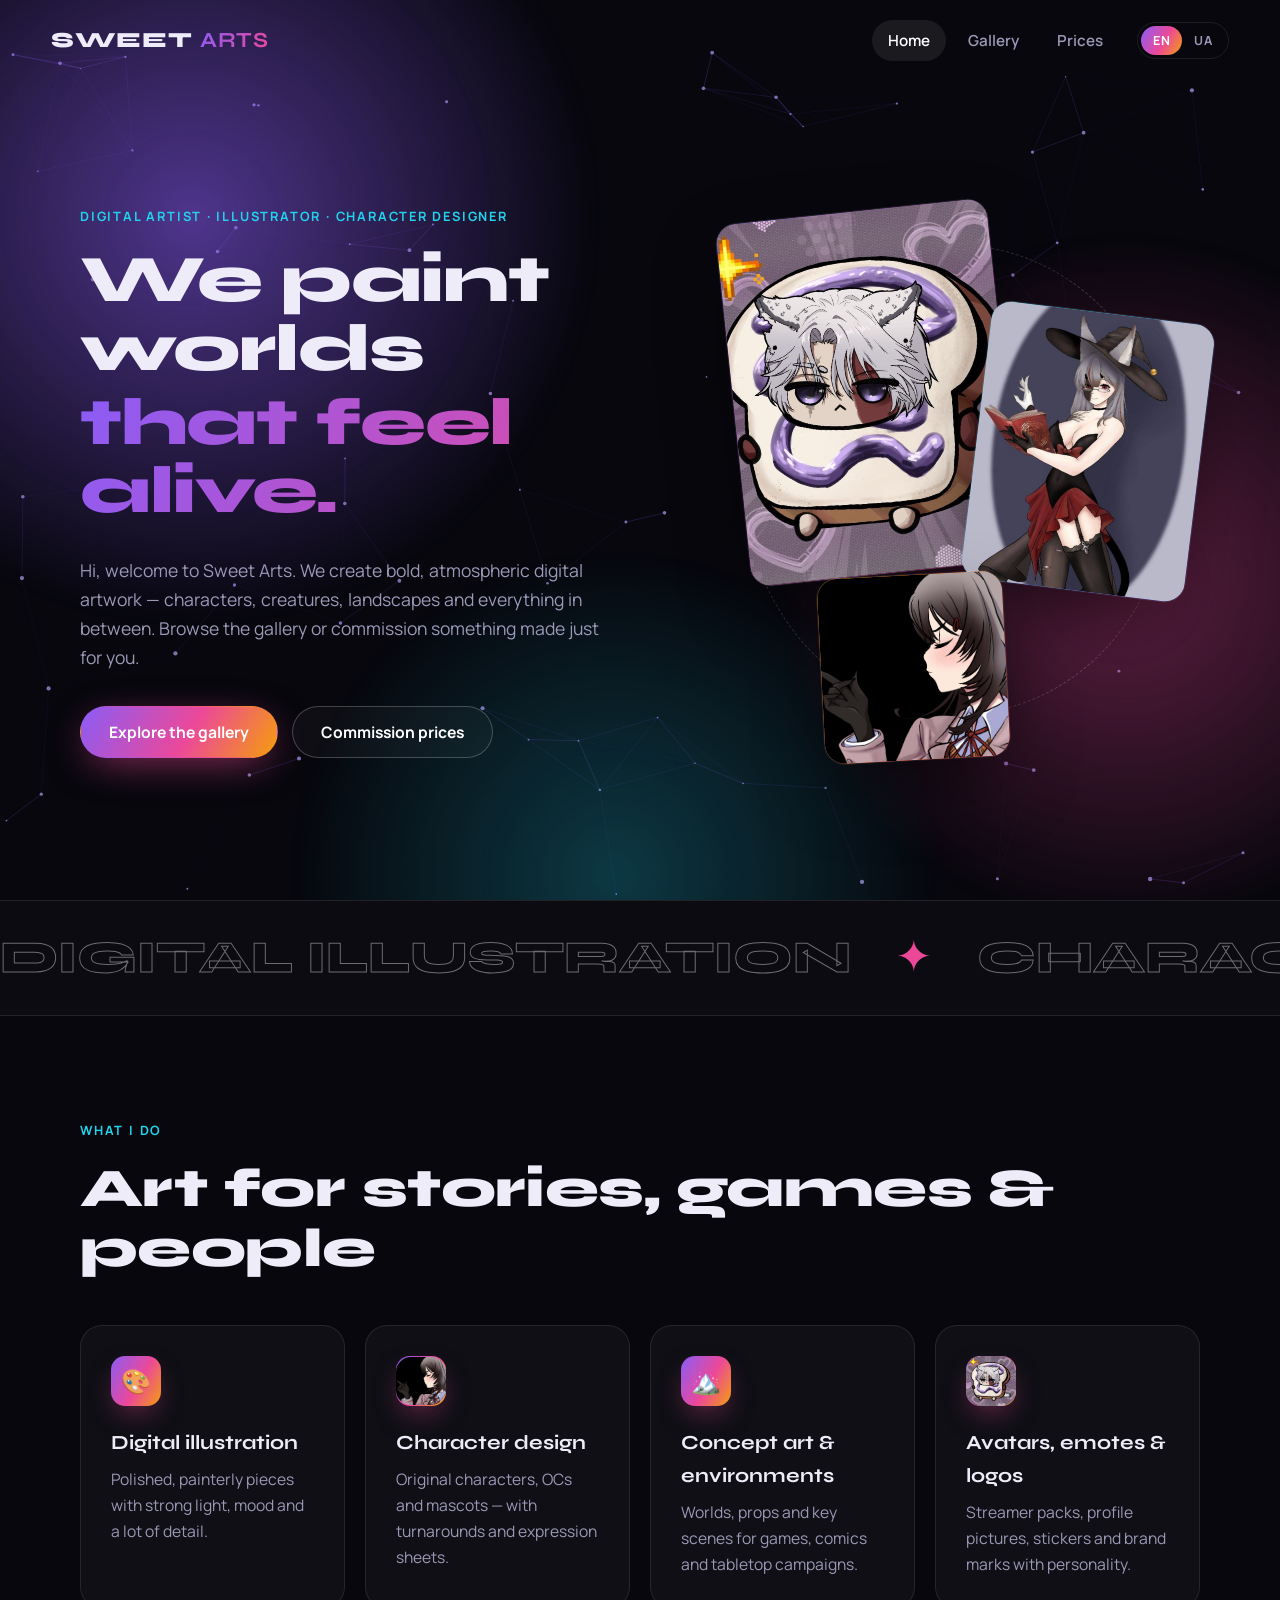
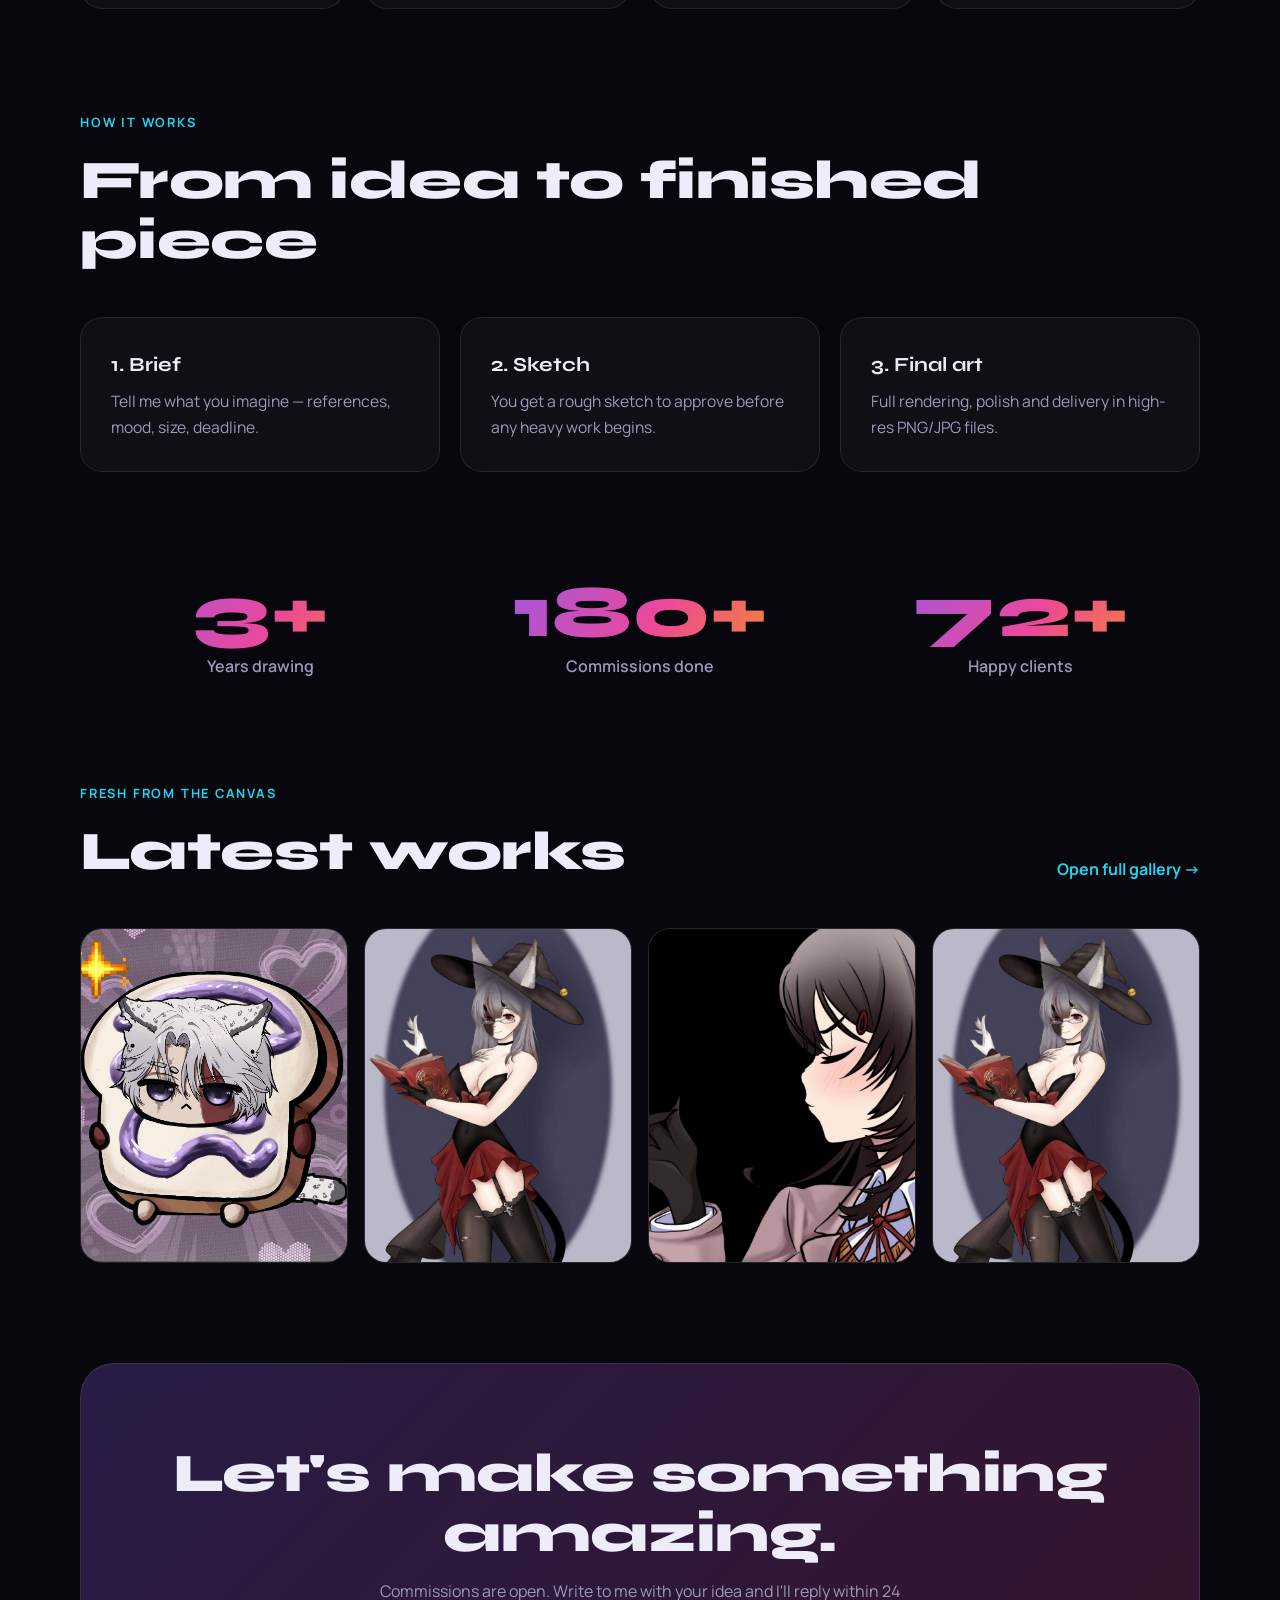
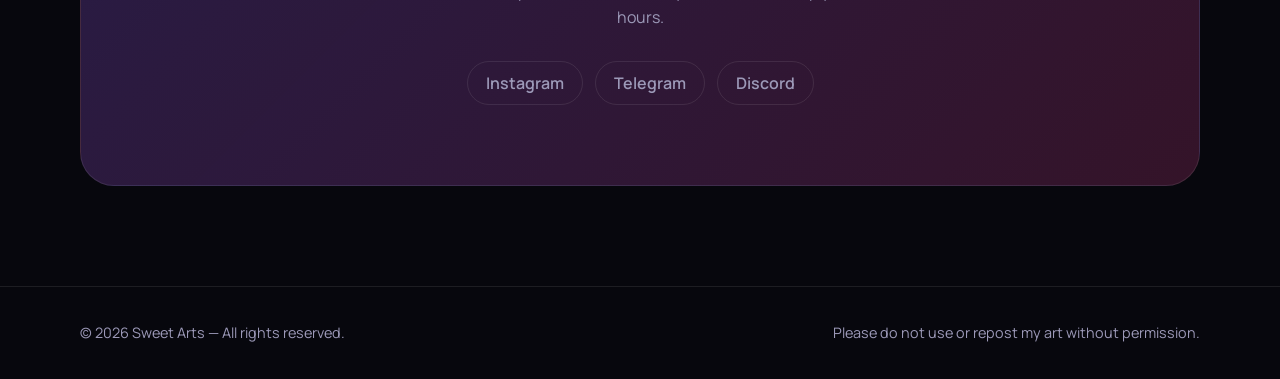
<file: index.html>
<!DOCTYPE html>
<html lang="en">
<head>
<meta charset="utf-8">
<meta name="viewport" content="width=device-width,initial-scale=1">
<title>Sweet Arts — Digital Art Portfolio</title>
<meta name="theme-color" content="#07070d">
<meta name="description" content="Sweet Arts — digital art studio: illustration, character design, concept art, avatars and logos. Browse the portfolio and order a custom commission.">
<meta name="robots" content="index,follow,max-image-preview:large">
<link rel="canonical" href="https://aurum-x01.github.io/sweet_arts/">
<meta name="author" content="Sweet Arts">
<meta property="og:type" content="website">
<meta property="og:site_name" content="Sweet Arts">
<meta property="og:title" content="Sweet Arts — Digital Art Portfolio">
<meta property="og:description" content="Sweet Arts — digital art studio: illustration, character design, concept art, avatars and logos. Browse the portfolio and order a custom commission.">
<meta property="og:url" content="https://aurum-x01.github.io/sweet_arts/">
<meta property="og:image" content="https://aurum-x01.github.io/sweet_arts/og-image.png">
<meta property="og:image:width" content="1200">
<meta property="og:image:height" content="630">
<meta property="og:image:alt" content="Sweet Arts — digital art portfolio">
<meta property="og:locale" content="en_US">
<meta property="og:locale:alternate" content="uk_UA">
<meta name="twitter:card" content="summary_large_image">
<meta name="twitter:title" content="Sweet Arts — Digital Art Portfolio">
<meta name="twitter:description" content="Sweet Arts — digital art studio: illustration, character design, concept art, avatars and logos. Browse the portfolio and order a custom commission.">
<meta name="twitter:image" content="https://aurum-x01.github.io/sweet_arts/og-image.png">
<link rel="apple-touch-icon" href="apple-touch-icon.png">
<script type="application/ld+json">{"@context": "https://schema.org", "@graph": [{"@type": "WebSite", "@id": "https://aurum-x01.github.io/sweet_arts/#website", "url": "https://aurum-x01.github.io/sweet_arts/", "name": "Sweet Arts", "inLanguage": ["en", "uk"]}, {"@type": "Organization", "@id": "https://aurum-x01.github.io/sweet_arts/#org", "name": "Sweet Arts", "url": "https://aurum-x01.github.io/sweet_arts/", "logo": "https://aurum-x01.github.io/sweet_arts/apple-touch-icon.png", "sameAs": ["https://t.me/caxarok1929"]}]}</script>
<link rel="icon" href="favicon.png" type="image/svg+xml">
<link rel="preconnect" href="https://fonts.googleapis.com">
<link rel="preconnect" href="https://fonts.gstatic.com" crossorigin>
<link href="https://fonts.googleapis.com/css2?family=Manrope:wght@400;600;700&family=Syne:wght@700;800&display=swap" rel="stylesheet">
<link rel="stylesheet" href="css/style.css">
</head>
<body data-page="home">
<canvas id="bg"></canvas>
<div class="blobs"><i></i><i></i><i></i></div>
<div class="cursor" aria-hidden="true"></div>

<header class="nav" id="nav">
  <a class="logo" href="index.html">SWEET <b>ARTS</b></a>
  <nav class="menu" id="menu">
    <a href="index.html" data-nav="home" data-i18n="nav.home">Home</a>
    <a href="gallery.html" data-nav="gallery" data-i18n="nav.gallery">Gallery</a>
    <a href="prices.html" data-nav="prices" data-i18n="nav.prices">Prices</a>
    <div class="lang" role="group" aria-label="Language"><button data-lang="en">EN</button><button data-lang="uk">UA</button></div>
  </nav>
  <button class="burger" id="burger" aria-label="Menu"><span></span><span></span></button>
</header>

<main>
  <div class="wrap hero">
    <div>
      <span class="kicker" data-i18n="hero.kicker">Digital artist · Illustrator · Character designer</span>
      <h1>
        <span class="line"><span data-i18n="hero.t1">We paint worlds</span></span>
        <span class="line"><span data-i18n="hero.t2">that feel alive.</span></span>
      </h1>
      <p class="lead" data-i18n="hero.text">Hi, welcome to Sweet Arts. We create bold, atmospheric digital artwork — characters, creatures, landscapes and everything in between. Browse the gallery or commission something made just for you.</p>
      <div class="actions">
        <a class="btn primary" href="gallery.html"><span data-i18n="hero.cta1">Explore the gallery</span></a>
        <a class="btn ghost" href="prices.html"><span data-i18n="hero.cta2">Commission prices</span></a>
      </div>
    </div>
    <div class="hero-art" id="heroFloat" aria-hidden="true">
      <div class="ring"></div>
      <div class="fr fa" data-d="30"><div class="fr-in g1"></div></div>
      <div class="fr fb" data-d="60"><div class="fr-in g2"></div></div>
      <div class="fr fc" data-d="18"><div class="fr-in g3"></div></div>
    </div>
  </div>

  <div class="marquee" aria-hidden="true">
    <div class="track">
      <span data-i18n="mq1">Digital Illustration</span><span data-i18n="mq2">Character Design</span><span data-i18n="mq3">Concept Art</span><span data-i18n="mq4">Fantasy Worlds</span><span data-i18n="mq5">Commissions Open</span>
      <span data-i18n="mq1">Digital Illustration</span><span data-i18n="mq2">Character Design</span><span data-i18n="mq3">Concept Art</span><span data-i18n="mq4">Fantasy Worlds</span><span data-i18n="mq5">Commissions Open</span>
    </div>
  </div>

  <section>
    <div class="wrap">
      <div class="sec-head reveal">
        <span class="kicker" data-i18n="what.kicker">What I do</span>
        <h2 data-i18n="what.title">Art for stories, games &amp; people</h2>
      </div>
      <div class="grid-4 stagger">
        <div class="card" data-tilt><div class="ico">🎨</div><h3 data-i18n="c1.t">Digital illustration</h3><p data-i18n="c1.p">Polished, painterly pieces with strong light, mood and a lot of detail.</p></div>
        <div class="card" data-tilt><div class="ico"><img src="photos/girl.jpg" alt="Character design example by Sweet Arts" style="border-radius: 15px;"></div><h3 data-i18n="c2.t">Character design</h3><p data-i18n="c2.p">Original characters, OCs and mascots — with turnarounds and expression sheets.</p></div>
        <div class="card" data-tilt><div class="ico">🏔️</div><h3 data-i18n="c3.t">Concept art &amp; environments</h3><p data-i18n="c3.p">Worlds, props and key scenes for games, comics and tabletop campaigns.</p></div>
        <div class="card" data-tilt><div class="ico"><img src="photos/sticker.jpg" alt="Sticker and avatar example by Sweet Arts" style="border-radius: 15px;"></div><h3 data-i18n="c4.t">Avatars, emotes &amp; logos</h3><p data-i18n="c4.p">Streamer packs, profile pictures, stickers and brand marks with personality.</p></div>
      </div>
    </div>
  </section>

  <section style="padding-top:0">
    <div class="wrap">
      <div class="sec-head reveal">
        <span class="kicker" data-i18n="proc.kicker">How it works</span>
        <h2 data-i18n="proc.title">From idea to finished piece</h2>
      </div>
      <div class="grid-3 stagger">
        <div class="card step" data-tilt><h3 data-i18n="p1.t">1. Brief</h3><p data-i18n="p1.p">Tell me what you imagine — references, mood, size, deadline.</p></div>
        <div class="card step" data-tilt><h3 data-i18n="p2.t">2. Sketch</h3><p data-i18n="p2.p">You get a rough sketch to approve before any heavy work begins.</p></div>
        <div class="card step" data-tilt><h3 data-i18n="p3.t">3. Final art</h3><p data-i18n="p3.p">Full rendering, polish and delivery in high-res PNG/JPG files.</p></div>
      </div>
    </div>
  </section>

  <section style="padding-top:0">
    <div class="wrap stats reveal">
      <div class="stat"><b data-count="5" data-suffix="+">0</b><span data-i18n="st1">Years drawing</span></div>
      <div class="stat"><b data-count="300" data-suffix="+">0</b><span data-i18n="st2">Commissions done</span></div>
      <div class="stat"><b data-count="120" data-suffix="+">0</b><span data-i18n="st3">Happy clients</span></div>
    </div>
  </section>

  <section style="padding-top:0">
    <div class="wrap">
      <div class="sec-head head-row reveal">
        <div>
          <span class="kicker" data-i18n="latest.kicker">Fresh from the canvas</span>
          <h2 data-i18n="latest.title">Latest works</h2>
        </div>
        <a class="link-arrow" href="gallery.html" data-i18n="latest.more">Open full gallery →</a>
      </div>
      <div class="latest-grid stagger" id="latest"></div>
    </div>
  </section>

  <section id="contact" style="padding-top:0">
    <div class="wrap">
      <div class="cta reveal">
        <h2 data-i18n="cta.title">Let's make something amazing.</h2>
        <p data-i18n="cta.text">Commissions are open. Write to me with your idea and I'll reply within 24 hours.</p>
        <!-- TODO: put your real email and social links here -->
        <!-- <a class="btn primary" href="mailto:hello@example.com"><span data-i18n="cta.btn">Write me an email</span></a> -->
        <div class="socials">
          <a href="#">Instagram</a><a href="https://t.me/caxarok1929">Telegram</a><!--<a href="#">ArtStation</a>--><a href="#">Discord</a>
        </div>
      </div>
    </div>
  </section>
</main>

<footer>
  <div class="wrap">
    <span>© <span data-year></span> Sweet Arts — <span data-i18n="foot.rights">All rights reserved.</span></span>
    <span data-i18n="foot.note">Please do not use or repost my art without permission.</span>
  </div>
</footer>

<script src="js/i18n.js"></script>
<script src="js/config.js"></script>
<script src="js/main.js"></script>
</body>
</html>
</file>
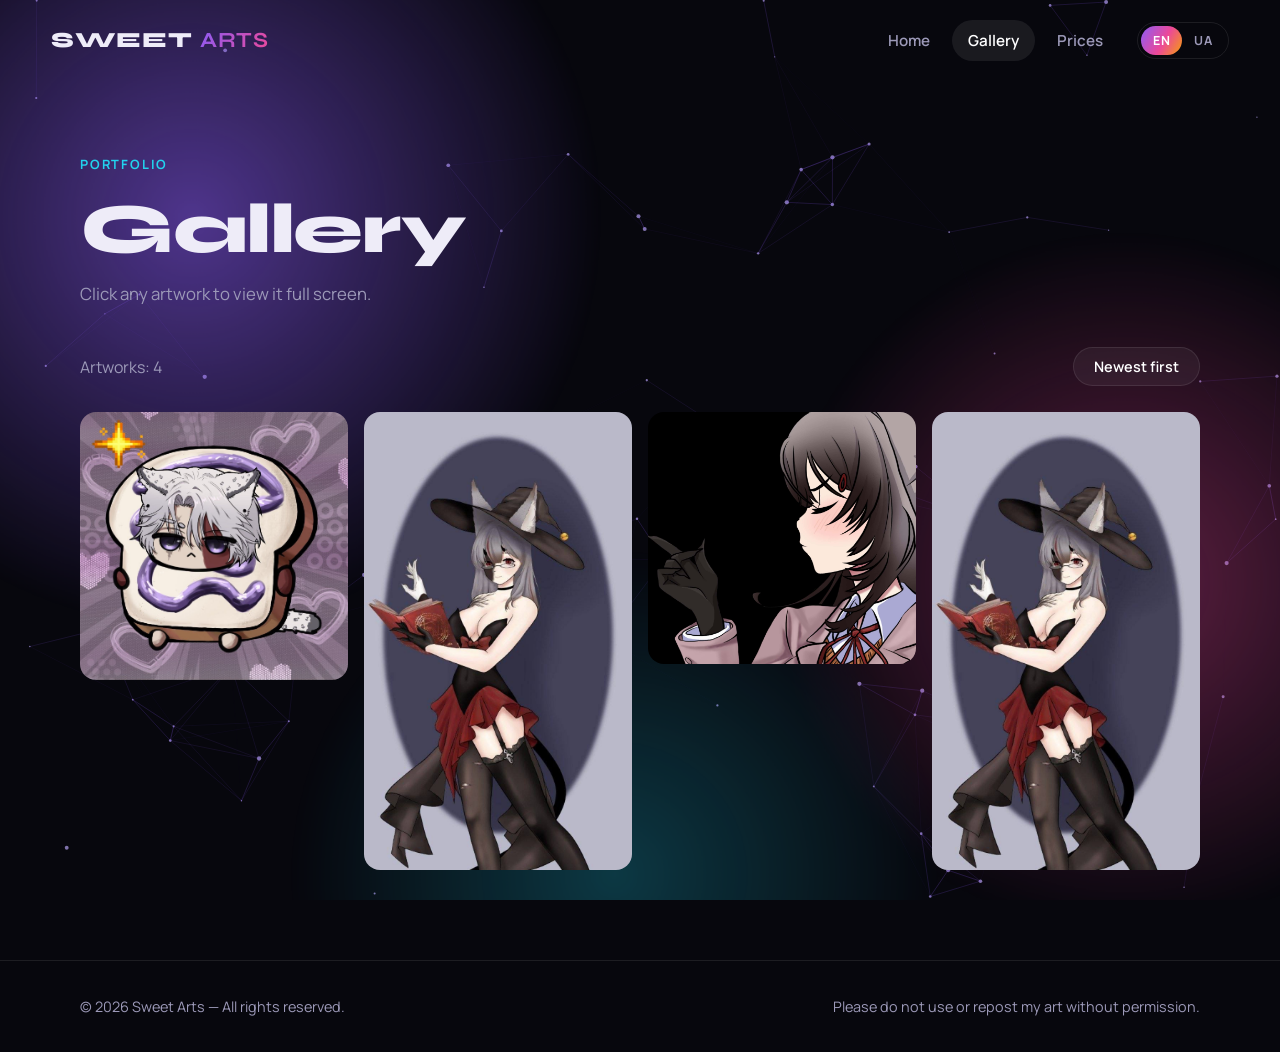
<file: gallery.html>
<!DOCTYPE html>
<html lang="en">
<head>
<meta charset="utf-8">
<meta name="viewport" content="width=device-width,initial-scale=1">
<title>Gallery — Sweet Arts</title>
<meta name="theme-color" content="#07070d">
<meta name="description" content="Gallery of Sweet Arts: digital illustrations, characters, concept art and stickers. Click any artwork to view it in full screen.">
<meta name="robots" content="index,follow,max-image-preview:large">
<link rel="canonical" href="https://aurum-x01.github.io/sweet_arts/gallery.html">
<meta name="author" content="Sweet Arts">
<meta property="og:type" content="website">
<meta property="og:site_name" content="Sweet Arts">
<meta property="og:title" content="Gallery — Sweet Arts">
<meta property="og:description" content="Gallery of Sweet Arts: digital illustrations, characters, concept art and stickers. Click any artwork to view it in full screen.">
<meta property="og:url" content="https://aurum-x01.github.io/sweet_arts/gallery.html">
<meta property="og:image" content="https://aurum-x01.github.io/sweet_arts/og-image.png">
<meta property="og:image:width" content="1200">
<meta property="og:image:height" content="630">
<meta property="og:image:alt" content="Sweet Arts — digital art portfolio">
<meta property="og:locale" content="en_US">
<meta property="og:locale:alternate" content="uk_UA">
<meta name="twitter:card" content="summary_large_image">
<meta name="twitter:title" content="Gallery — Sweet Arts">
<meta name="twitter:description" content="Gallery of Sweet Arts: digital illustrations, characters, concept art and stickers. Click any artwork to view it in full screen.">
<meta name="twitter:image" content="https://aurum-x01.github.io/sweet_arts/og-image.png">
<link rel="apple-touch-icon" href="apple-touch-icon.png">
<script type="application/ld+json">{"@context": "https://schema.org", "@type": "ImageGallery", "name": "Sweet Arts — Gallery", "url": "https://aurum-x01.github.io/sweet_arts/gallery.html", "description": "Gallery of Sweet Arts: digital illustrations, characters, concept art and stickers. Click any artwork to view it in full screen.", "isPartOf": {"@id": "https://aurum-x01.github.io/sweet_arts/#website"}}</script>
<link rel="icon" href="favicon.png" type="image/svg+xml">
<link rel="preconnect" href="https://fonts.googleapis.com">
<link rel="preconnect" href="https://fonts.gstatic.com" crossorigin>
<link href="https://fonts.googleapis.com/css2?family=Manrope:wght@400;600;700&family=Syne:wght@700;800&display=swap" rel="stylesheet">
<link rel="stylesheet" href="css/style.css">
</head>
<body data-page="gallery">
<canvas id="bg"></canvas>
<div class="blobs"><i></i><i></i><i></i></div>
<div class="cursor" aria-hidden="true"></div>

<header class="nav" id="nav">
  <a class="logo" href="index.html">SWEET <b>ARTS</b></a>
  <nav class="menu" id="menu">
    <a href="index.html" data-nav="home" data-i18n="nav.home">Home</a>
    <a href="gallery.html" data-nav="gallery" data-i18n="nav.gallery">Gallery</a>
    <a href="prices.html" data-nav="prices" data-i18n="nav.prices">Prices</a>
    <div class="lang" role="group" aria-label="Language"><button data-lang="en">EN</button><button data-lang="uk">UA</button></div>
  </nav>
  <button class="burger" id="burger" aria-label="Menu"><span></span><span></span></button>
</header>

<main class="wrap">
  <div class="page-head">
    <span class="kicker" data-i18n="gal.kicker">Portfolio</span>
    <h1 style="font-size:clamp(2.4rem,6vw,4.4rem)" data-i18n="gal.title">Gallery</h1>
    <p data-i18n="gal.sub">Click any artwork to view it full screen.</p>
  </div>
  <div class="toolbar">
    <span class="muted" id="count"></span>
    <button class="pill" id="sort" type="button"></button>
  </div>
  <div id="status"></div>
  <noscript><p class="muted" style="text-align:center;padding:40px 0">Please enable JavaScript to view the gallery.</p></noscript>
  <div class="grid" id="grid"></div>
</main>

<div class="lb" id="lb" aria-hidden="true" role="dialog" aria-modal="true">
  <button class="lb-btn lb-close" data-act="close" data-i18n-title="gal.close">✕</button>
  <button class="lb-btn lb-fs" data-act="fs" data-i18n-title="gal.fs">⛶</button>
  <button class="lb-btn lb-prev" data-act="prev" data-i18n-title="gal.prev">‹</button>
  <button class="lb-btn lb-next" data-act="next" data-i18n-title="gal.next">›</button>
  <figure class="lb-fig">
    <img id="lbImg" alt="" draggable="false">
    <figcaption><span id="lbCap"></span><em id="lbNum"></em></figcaption>
  </figure>
</div>

<footer>
  <div class="wrap">
    <span>© <span data-year></span> Sweet Arts — <span data-i18n="foot.rights">All rights reserved.</span></span>
    <span data-i18n="foot.note">Please do not use or repost my art without permission.</span>
  </div>
</footer>

<script src="js/i18n.js"></script>
<script src="js/config.js"></script>
<script src="js/main.js"></script>
<script src="js/gallery.js"></script>
</body>
</html>
</file>
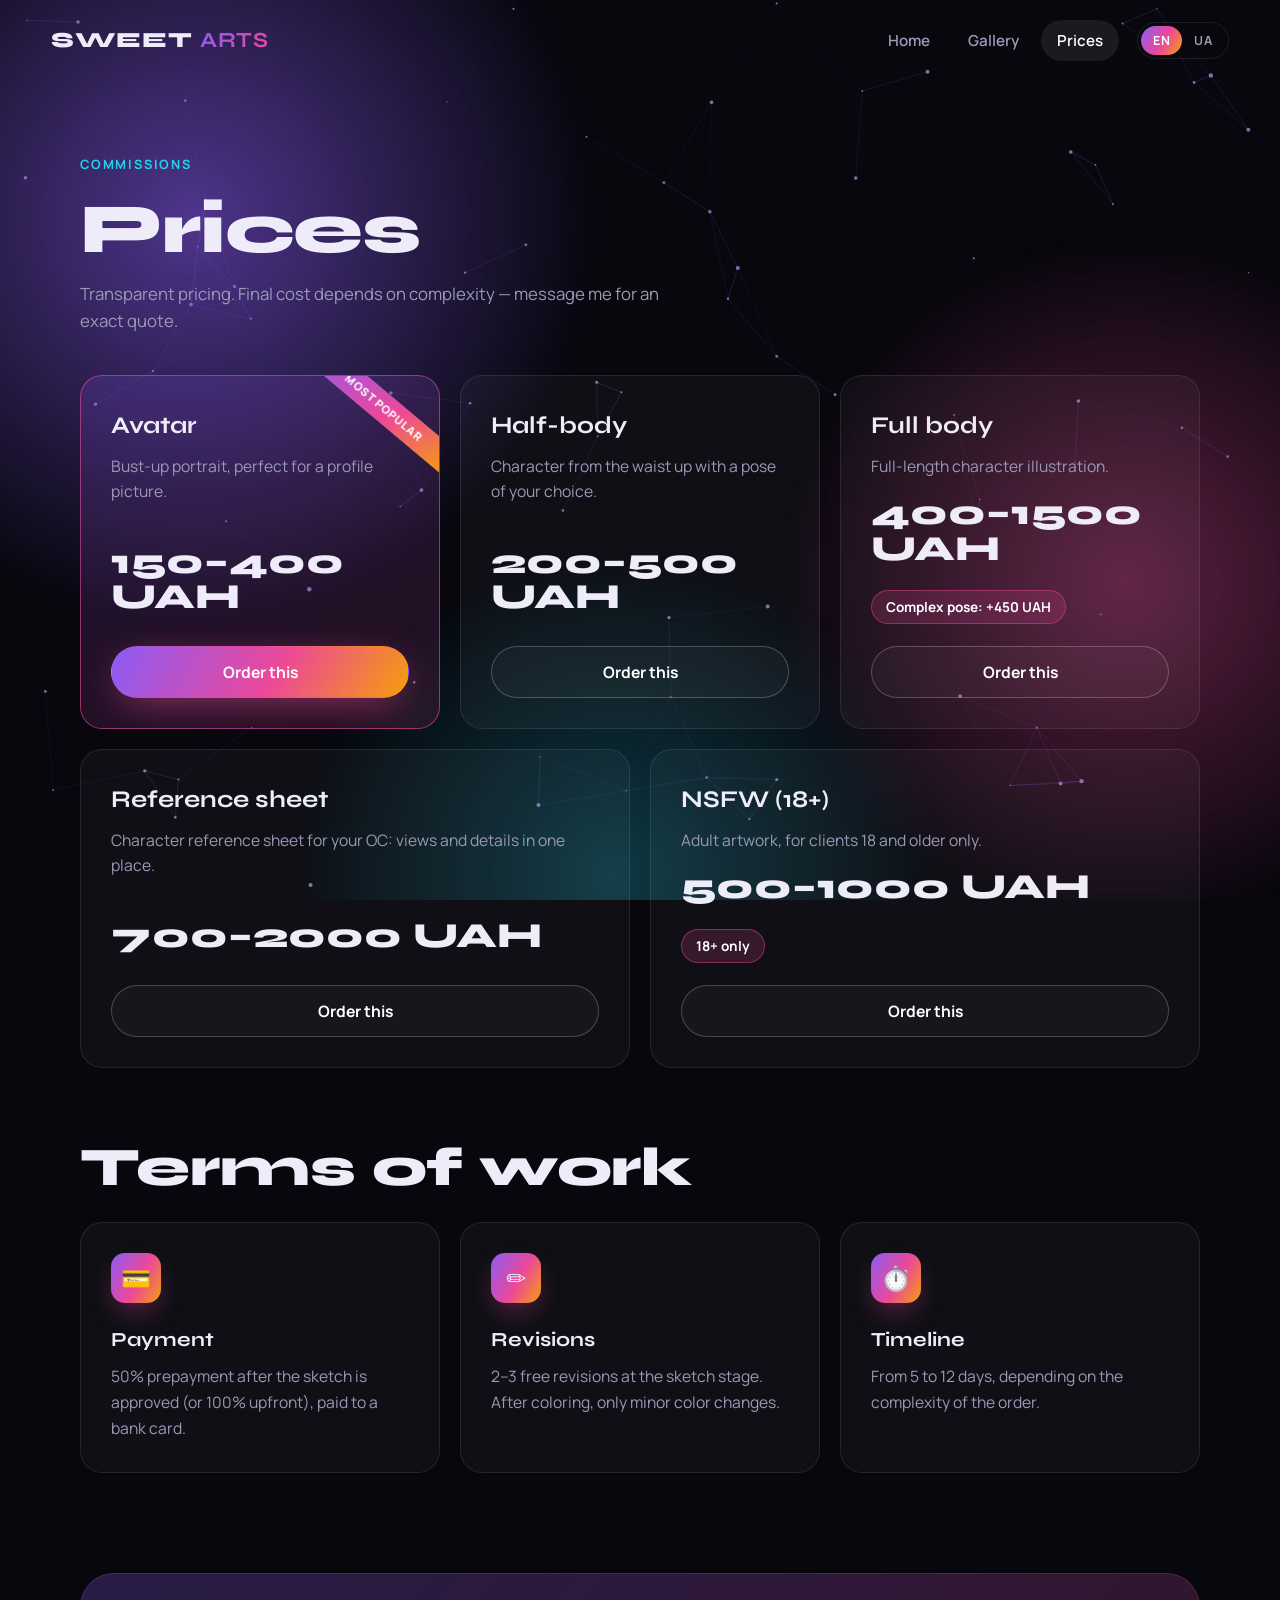
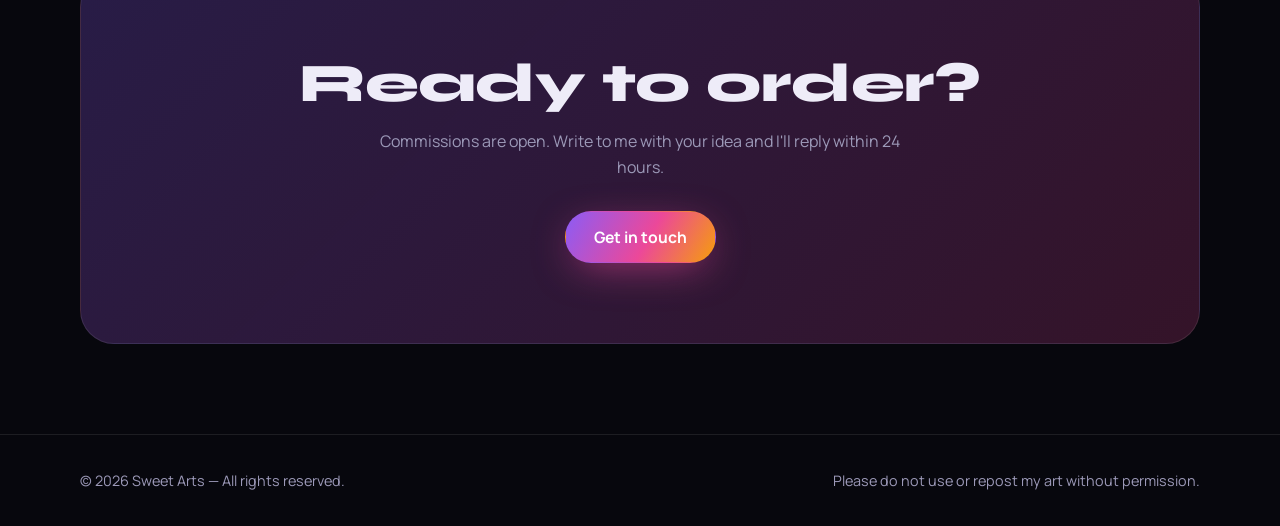
<file: prices.html>
<!DOCTYPE html>
<html lang="en">
<head>
<meta charset="utf-8">
<meta name="viewport" content="width=device-width,initial-scale=1">
<title>Prices — Sweet Arts</title>
<meta name="theme-color" content="#07070d">
<meta name="description" content="Commission prices at Sweet Arts: avatars, half-body and full-body art, reference sheets. Payment terms, revisions and delivery times.">
<meta name="robots" content="index,follow,max-image-preview:large">
<link rel="canonical" href="https://aurum-x01.github.io/sweet_arts/prices.html">
<meta name="author" content="Sweet Arts">
<meta property="og:type" content="website">
<meta property="og:site_name" content="Sweet Arts">
<meta property="og:title" content="Prices — Sweet Arts">
<meta property="og:description" content="Commission prices at Sweet Arts: avatars, half-body and full-body art, reference sheets. Payment terms, revisions and delivery times.">
<meta property="og:url" content="https://aurum-x01.github.io/sweet_arts/prices.html">
<meta property="og:image" content="https://aurum-x01.github.io/sweet_arts/og-image.png">
<meta property="og:image:width" content="1200">
<meta property="og:image:height" content="630">
<meta property="og:image:alt" content="Sweet Arts — digital art portfolio">
<meta property="og:locale" content="en_US">
<meta property="og:locale:alternate" content="uk_UA">
<meta name="twitter:card" content="summary_large_image">
<meta name="twitter:title" content="Prices — Sweet Arts">
<meta name="twitter:description" content="Commission prices at Sweet Arts: avatars, half-body and full-body art, reference sheets. Payment terms, revisions and delivery times.">
<meta name="twitter:image" content="https://aurum-x01.github.io/sweet_arts/og-image.png">
<link rel="apple-touch-icon" href="apple-touch-icon.png">
<link rel="icon" href="favicon.svg" type="image/svg+xml">
<link rel="preconnect" href="https://fonts.googleapis.com">
<link rel="preconnect" href="https://fonts.gstatic.com" crossorigin>
<link href="https://fonts.googleapis.com/css2?family=Manrope:wght@400;600;700&family=Syne:wght@700;800&display=swap" rel="stylesheet">
<link rel="stylesheet" href="css/style.css">
<style>
.pz-grid{display:grid;grid-template-columns:repeat(6,1fr);gap:20px}
.pz-grid>.card{grid-column:span 2}
.pz-grid>.card:nth-child(n+4){grid-column:span 3}
.pz-grid .amount{font-size:clamp(1.7rem,3vw,2.2rem);margin:16px 0 10px}
.pz-grid .price-card>p.muted{flex:1}
.pz-grid .note{display:inline-block;align-self:flex-start;margin-top:14px;padding:5px 14px;border-radius:99px;font-size:.85rem;font-weight:700;color:#fff;background:rgba(236,72,153,.18);border:1px solid rgba(236,72,153,.45)}
.pz-grid .btn{margin-top:22px;justify-content:center}
.terms{display:grid;grid-template-columns:repeat(3,1fr);gap:20px}
@media(max-width:900px){.pz-grid{grid-template-columns:1fr 1fr}.pz-grid>.card,.pz-grid>.card:nth-child(n+4){grid-column:span 1}.terms{grid-template-columns:1fr}}
@media(max-width:600px){.pz-grid{grid-template-columns:1fr}}
</style>
</head>
<body data-page="prices">
<canvas id="bg"></canvas>
<div class="blobs"><i></i><i></i><i></i></div>
<div class="cursor" aria-hidden="true"></div>

<header class="nav" id="nav">
  <a class="logo" href="index.html">SWEET <b>ARTS</b></a>
  <nav class="menu" id="menu">
    <a href="index.html" data-nav="home" data-i18n="nav.home">Home</a>
    <a href="gallery.html" data-nav="gallery" data-i18n="nav.gallery">Gallery</a>
    <a href="prices.html" data-nav="prices" data-i18n="nav.prices">Prices</a>
    <div class="lang" role="group" aria-label="Language"><button data-lang="en">EN</button><button data-lang="uk">UA</button></div>
  </nav>
  <button class="burger" id="burger" aria-label="Menu"><span></span><span></span></button>
</header>

<main class="wrap">
  <div class="page-head">
    <span class="kicker" data-i18n="pr.kicker">Commissions</span>
    <h1 style="font-size:clamp(2.4rem,6vw,4.4rem)" data-i18n="pr.title">Prices</h1>
    <p data-i18n="pr.sub">Transparent pricing. Final cost depends on complexity — message me for an exact quote.</p>
  </div>

  <div class="pz-grid stagger">
    <div class="card price-card featured" data-tilt>
      <span class="badge" data-i18n="pr.popular">Most popular</span>
      <h3 data-i18n="pz.a.n">Avatar</h3><p class="muted" data-i18n="pz.a.d">Bust-up portrait, perfect for a profile picture.</p>
      <div class="amount" data-i18n="pz.a.p">150–400 UAH</div>
      
      <a class="btn primary" href="https://t.me/sweet_arts_bot" data-i18n="pr.order">Order this</a>
    </div>
    <div class="card price-card" data-tilt>
      
      <h3 data-i18n="pz.h.n">Half-body</h3><p class="muted" data-i18n="pz.h.d">Character from the waist up with a pose of your choice.</p>
      <div class="amount" data-i18n="pz.h.p">200–500 UAH</div>
      
      <a class="btn ghost" href="https://t.me/sweet_arts_bot" data-i18n="pr.order">Order this</a>
    </div>
    <div class="card price-card" data-tilt>
      
      <h3 data-i18n="pz.f.n">Full body</h3><p class="muted" data-i18n="pz.f.d">Full-length character illustration.</p>
      <div class="amount" data-i18n="pz.f.p">400–1500 UAH</div>
      <span class="note" data-i18n="pz.f.note">Complex pose: +450 UAH</span>
      <a class="btn ghost" href="https://t.me/sweet_arts_bot" data-i18n="pr.order">Order this</a>
    </div>
    <div class="card price-card" data-tilt>
      
      <h3 data-i18n="pz.r.n">Reference sheet</h3><p class="muted" data-i18n="pz.r.d">Character reference sheet for your OC: views and details in one place.</p>
      <div class="amount" data-i18n="pz.r.p">700–2000 UAH</div>
      
      <a class="btn ghost" href="https://t.me/sweet_arts_bot" data-i18n="pr.order">Order this</a>
    </div>
    <div class="card price-card" data-tilt>
      
      <h3 data-i18n="pz.n.n">NSFW (18+)</h3><p class="muted" data-i18n="pz.n.d">Adult artwork, for clients 18 and older only.</p>
      <div class="amount" data-i18n="pz.n.p">500–1000 UAH</div>
      <span class="note" data-i18n="pz.n.note">18+ only</span>
      <a class="btn ghost" href="https://t.me/sweet_arts_bot" data-i18n="pr.order">Order this</a>
    </div>
  </div>

  <div class="sec-head reveal" style="margin:70px 0 24px"><h2 data-i18n="pz.t.title">Terms of work</h2></div>
  <div class="terms stagger">
    <div class="card" data-tilt><div class="ico">💳</div><h3 data-i18n="pz.pay.t">Payment</h3><p data-i18n="pz.pay.d">50% prepayment after the sketch is approved (or 100% upfront), paid to a bank card.</p></div>
    <div class="card" data-tilt><div class="ico">✏️</div><h3 data-i18n="pz.rev.t">Revisions</h3><p data-i18n="pz.rev.d">2–3 free revisions at the sketch stage. After coloring, only minor color changes.</p></div>
    <div class="card" data-tilt><div class="ico">⏱️</div><h3 data-i18n="pz.time.t">Timeline</h3><p data-i18n="pz.time.d">From 5 to 12 days, depending on the complexity of the order.</p></div>
  </div>

  <section style="padding-bottom:90px">
    <div class="cta reveal">
      <h2 data-i18n="pr.cta.t">Ready to order?</h2>
      <p data-i18n="cta.text">Commissions are open. Write to me with your idea and I'll reply within 24 hours.</p>
      <a class="btn primary" href="index.html#contact"><span data-i18n="pr.cta.b">Get in touch</span></a>
    </div>
  </section>
</main>

<footer>
  <div class="wrap">
    <span>© <span data-year></span> Sweet Arts — <span data-i18n="foot.rights">All rights reserved.</span></span>
    <span data-i18n="foot.note">Please do not use or repost my art without permission.</span>
  </div>
</footer>

<script src="js/i18n.js"></script>
<script src="js/i18n-prices.js"></script>
<script src="js/config.js"></script>
<script src="js/main.js"></script>
</body>
</html>
</file>
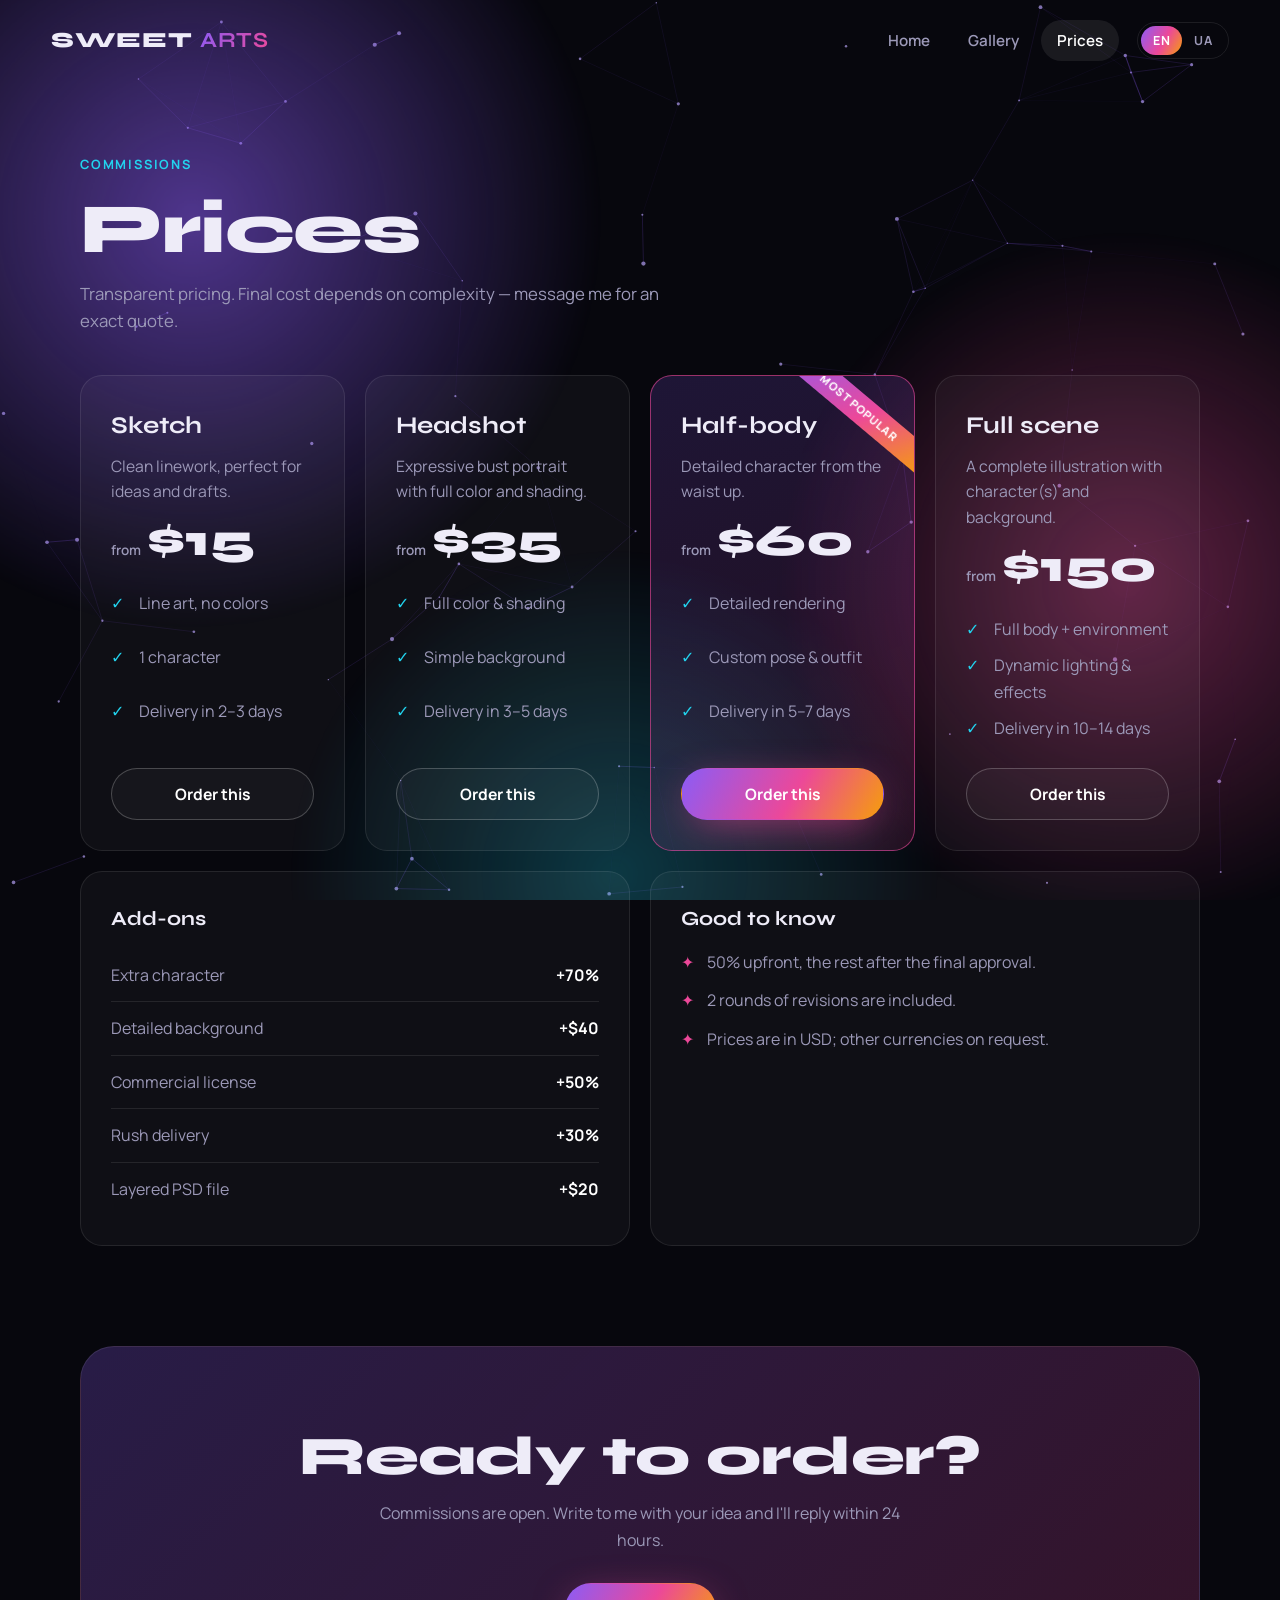
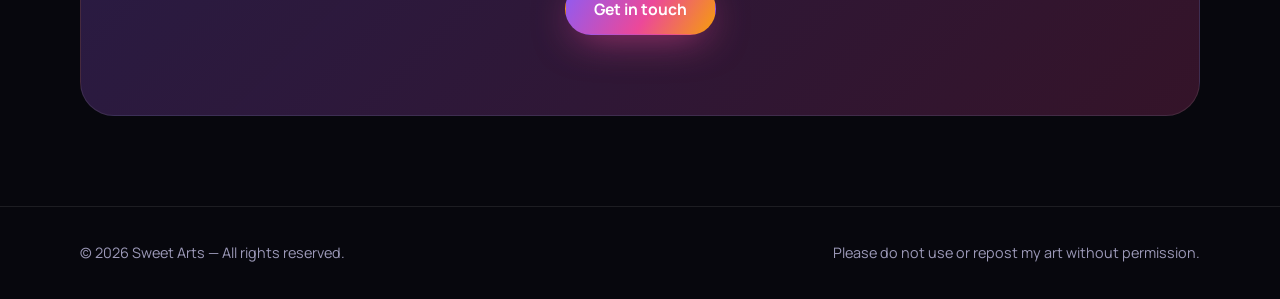
<file: prices1.html>
<!DOCTYPE html>
<html lang="en">
<head>
<meta charset="utf-8">
<meta name="viewport" content="width=device-width,initial-scale=1">
<title>Prices — Sweet Arts</title>
<meta name="theme-color" content="#07070d">
<meta name="description" content="Commission prices at Sweet Arts: sketches, headshots, half-body portraits and full illustrations. Add-ons, terms and delivery times.">
<!-- noindex: this is the hidden prices page. When you rename it to prices.html, delete the next line. -->
<meta name="robots" content="noindex,follow">
<link rel="canonical" href="https://aurum-x01.github.io/sweet_arts/prices.html">
<meta name="author" content="Sweet Arts">
<meta property="og:type" content="website">
<meta property="og:site_name" content="Sweet Arts">
<meta property="og:title" content="Prices — Sweet Arts">
<meta property="og:description" content="Commission prices at Sweet Arts: sketches, headshots, half-body portraits and full illustrations. Add-ons, terms and delivery times.">
<meta property="og:url" content="https://aurum-x01.github.io/sweet_arts/prices.html">
<meta property="og:image" content="https://aurum-x01.github.io/sweet_arts/og-image.png">
<meta property="og:image:width" content="1200">
<meta property="og:image:height" content="630">
<meta property="og:image:alt" content="Sweet Arts — digital art portfolio">
<meta property="og:locale" content="en_US">
<meta property="og:locale:alternate" content="uk_UA">
<meta name="twitter:card" content="summary_large_image">
<meta name="twitter:title" content="Prices — Sweet Arts">
<meta name="twitter:description" content="Commission prices at Sweet Arts: sketches, headshots, half-body portraits and full illustrations. Add-ons, terms and delivery times.">
<meta name="twitter:image" content="https://aurum-x01.github.io/sweet_arts/og-image.png">
<link rel="apple-touch-icon" href="apple-touch-icon.png">
<link rel="icon" href="favicon.svg" type="image/svg+xml">
<link rel="preconnect" href="https://fonts.googleapis.com">
<link rel="preconnect" href="https://fonts.gstatic.com" crossorigin>
<link href="https://fonts.googleapis.com/css2?family=Manrope:wght@400;600;700&family=Syne:wght@700;800&display=swap" rel="stylesheet">
<link rel="stylesheet" href="css/style.css">
</head>
<body data-page="prices">
<canvas id="bg"></canvas>
<div class="blobs"><i></i><i></i><i></i></div>
<div class="cursor" aria-hidden="true"></div>

<header class="nav" id="nav">
  <a class="logo" href="index.html">SWEET <b>ARTS</b></a>
  <nav class="menu" id="menu">
    <a href="index.html" data-nav="home" data-i18n="nav.home">Home</a>
    <a href="gallery.html" data-nav="gallery" data-i18n="nav.gallery">Gallery</a>
    <a href="prices.html" data-nav="prices" data-i18n="nav.prices">Prices</a>
    <div class="lang" role="group" aria-label="Language"><button data-lang="en">EN</button><button data-lang="uk">UA</button></div>
  </nav>
  <button class="burger" id="burger" aria-label="Menu"><span></span><span></span></button>
</header>

<main class="wrap">
  <div class="page-head">
    <span class="kicker" data-i18n="pr.kicker">Commissions</span>
    <h1 style="font-size:clamp(2.4rem,6vw,4.4rem)" data-i18n="pr.title">Prices</h1>
    <p data-i18n="pr.sub">Transparent pricing. Final cost depends on complexity — message me for an exact quote.</p>
  </div>

  <!-- TODO: change the prices below to your own -->
  <div class="price-grid stagger">
    <div class="card price-card" data-tilt>
      <h3 data-i18n="t1.n">Sketch</h3><p class="muted" data-i18n="t1.d">Clean linework, perfect for ideas and drafts.</p>
      <div class="amount"><small data-i18n="pr.from">from</small>$15</div>
      <ul><li data-i18n="t1.f1">Line art, no colors</li><li data-i18n="t1.f2">1 character</li><li data-i18n="t1.f3">Delivery in 2–3 days</li></ul>
      <a class="btn ghost" href="index.html#contact" data-i18n="pr.order">Order this</a>
    </div>
    <div class="card price-card" data-tilt>
      <h3 data-i18n="t2.n">Headshot</h3><p class="muted" data-i18n="t2.d">Expressive bust portrait with full color and shading.</p>
      <div class="amount"><small data-i18n="pr.from">from</small>$35</div>
      <ul><li data-i18n="t2.f1">Full color &amp; shading</li><li data-i18n="t2.f2">Simple background</li><li data-i18n="t2.f3">Delivery in 3–5 days</li></ul>
      <a class="btn ghost" href="index.html#contact" data-i18n="pr.order">Order this</a>
    </div>
    <div class="card price-card featured" data-tilt>
      <span class="badge" data-i18n="pr.popular">Most popular</span>
      <h3 data-i18n="t3.n">Half-body</h3><p class="muted" data-i18n="t3.d">Detailed character from the waist up.</p>
      <div class="amount"><small data-i18n="pr.from">from</small>$60</div>
      <ul><li data-i18n="t3.f1">Detailed rendering</li><li data-i18n="t3.f2">Custom pose &amp; outfit</li><li data-i18n="t3.f3">Delivery in 5–7 days</li></ul>
      <a class="btn primary" href="index.html#contact" data-i18n="pr.order">Order this</a>
    </div>
    <div class="card price-card" data-tilt>
      <h3 data-i18n="t4.n">Full scene</h3><p class="muted" data-i18n="t4.d">A complete illustration with character(s) and background.</p>
      <div class="amount"><small data-i18n="pr.from">from</small>$150</div>
      <ul><li data-i18n="t4.f1">Full body + environment</li><li data-i18n="t4.f2">Dynamic lighting &amp; effects</li><li data-i18n="t4.f3">Delivery in 10–14 days</li></ul>
      <a class="btn ghost" href="index.html#contact" data-i18n="pr.order">Order this</a>
    </div>
  </div>

  <div class="two-col reveal">
    <div class="card">
      <h3 style="font-family:var(--fd)" data-i18n="ad.title">Add-ons</h3>
      <ul class="rows">
        <li><span data-i18n="ad1">Extra character</span><b>+70%</b></li>
        <li><span data-i18n="ad2">Detailed background</span><b>+$40</b></li>
        <li><span data-i18n="ad3">Commercial license</span><b>+50%</b></li>
        <li><span data-i18n="ad4">Rush delivery</span><b>+30%</b></li>
        <li><span data-i18n="ad5">Layered PSD file</span><b>+$20</b></li>
      </ul>
    </div>
    <div class="card">
      <h3 style="font-family:var(--fd)" data-i18n="tm.title">Good to know</h3>
      <ul class="dots">
        <li data-i18n="tm1">50% upfront, the rest after the final approval.</li><li data-i18n="tm2">2 rounds of revisions are included.</li><li data-i18n="tm3">Prices are in USD; other currencies on request.</li>
      </ul>
    </div>
  </div>

  <section style="padding-bottom:90px">
    <div class="cta reveal">
      <h2 data-i18n="pr.cta.t">Ready to order?</h2>
      <p data-i18n="cta.text">Commissions are open. Write to me with your idea and I'll reply within 24 hours.</p>
      <a class="btn primary" href="index.html#contact"><span data-i18n="pr.cta.b">Get in touch</span></a>
    </div>
  </section>
</main>

<footer>
  <div class="wrap">
    <span>© <span data-year></span> Sweet Arts — <span data-i18n="foot.rights">All rights reserved.</span></span>
    <span data-i18n="foot.note">Please do not use or repost my art without permission.</span>
  </div>
</footer>

<script src="js/i18n.js"></script>
<script src="js/config.js"></script>
<script src="js/main.js"></script>
</body>
</html>
</file>
<file: css/style.css>
:root{
  --bg:#07070d;--bg2:#0e0e1a;--text:#eeecf8;--muted:#9c99b8;--line:rgba(255,255,255,.09);
  --a1:#8b5cf6;--a2:#ec4899;--a3:#22d3ee;--amber:#f59e0b;
  --grad:linear-gradient(120deg,var(--a1),var(--a2) 55%,var(--amber));
  --r:22px;--ff:'Manrope',system-ui,-apple-system,'Segoe UI',sans-serif;--fd:'Syne','Manrope',system-ui,sans-serif;
  --ease:cubic-bezier(.2,.7,.2,1);
}
*{box-sizing:border-box;margin:0;padding:0}
html{scroll-behavior:smooth;-webkit-text-size-adjust:100%;text-size-adjust:100%}
body{-webkit-tap-highlight-color:transparent}
body{background:var(--bg);color:var(--text);font-family:var(--ff);line-height:1.65;overflow-x:hidden;min-height:100vh;animation:pageIn .7s backwards}
body.leaving{opacity:0;transition:opacity .35s}
@keyframes pageIn{from{opacity:0}}
a{color:inherit}
img{max-width:100%}
.muted{color:var(--muted)}
.wrap{max-width:1200px;margin:0 auto;padding:0 clamp(18px,4vw,40px)}
::selection{background:var(--a2);color:#fff}
::-webkit-scrollbar{width:10px}::-webkit-scrollbar-track{background:var(--bg)}::-webkit-scrollbar-thumb{background:#2a2545;border-radius:10px}

/* background layers */
#bg{position:fixed;inset:0;width:100%;height:100%;z-index:-2;pointer-events:none}
.blobs{position:fixed;inset:0;z-index:-1;overflow:hidden;pointer-events:none;opacity:.55}
.blobs i{position:absolute;border-radius:50%;background:radial-gradient(circle,var(--c) 0%,transparent 65%);animation:drift 22s ease-in-out infinite alternate;will-change:transform}
.blobs i:nth-child(1){--c:var(--a1);width:70vw;height:70vw;left:-20vw;top:-18vw}
.blobs i:nth-child(2){--c:var(--a2);width:60vw;height:60vw;right:-18vw;top:22vh;animation-duration:28s;opacity:.7}
.blobs i:nth-child(3){--c:var(--a3);width:56vw;height:56vw;left:20vw;bottom:-26vw;animation-duration:32s;opacity:.45}
@keyframes drift{to{transform:translate(8vw,6vh) scale(1.15)}}

/* cursor */
.cursor{position:fixed;left:0;top:0;width:36px;height:36px;margin:-18px 0 0 -18px;border:1.5px solid rgba(255,255,255,.7);border-radius:50%;pointer-events:none;z-index:9999;mix-blend-mode:difference;opacity:0;transition:opacity .3s,width .25s,height .25s,margin .25s,background .25s}
.cursor.on{opacity:1}
.cursor.big{width:72px;height:72px;margin:-36px 0 0 -36px;background:rgba(255,255,255,.9)}

/* nav */
.nav{position:fixed;inset:0 0 auto 0;z-index:100;display:flex;align-items:center;justify-content:space-between;padding:20px clamp(18px,4vw,56px);transition:background .35s,padding .35s,border-color .35s;border-bottom:1px solid transparent}
.nav::before{content:'';position:absolute;inset:0;z-index:-1;background:rgba(7,7,13,.78);backdrop-filter:blur(14px);-webkit-backdrop-filter:blur(14px);border-bottom:1px solid var(--line);opacity:0;transition:opacity .35s}
.nav.scrolled{padding-block:12px}
.nav.scrolled::before{opacity:1}
.logo{font-family:var(--fd);font-weight:800;font-size:1.35rem;letter-spacing:.03em;text-decoration:none}
.logo b{background:var(--grad);background-size:200% 100%;-webkit-background-clip:text;background-clip:text;color:transparent;animation:shine 5s linear infinite}
@keyframes shine{to{background-position:200% 0}}
.menu{display:flex;align-items:center;gap:6px}
.menu>a{color:var(--muted);text-decoration:none;padding:8px 16px;border-radius:99px;font-weight:600;font-size:.95rem;transition:.25s}
.menu>a:hover,.menu>a.active{color:#fff;background:rgba(255,255,255,.08)}
.lang{display:flex;border:1px solid var(--line);border-radius:99px;padding:3px;margin-left:12px}
.lang button{background:none;border:0;color:var(--muted);font:700 .78rem var(--ff);letter-spacing:.06em;padding:6px 12px;border-radius:99px;cursor:pointer;transition:.25s}
.lang button.active{background:var(--grad);color:#fff}
.burger{display:none;background:none;border:0;width:42px;height:42px;cursor:pointer;position:relative}
.burger span{position:absolute;left:10px;right:10px;height:2px;background:#fff;border-radius:2px;transition:.3s}
.burger span:first-child{top:16px}.burger span:last-child{top:25px}
.menu-open .burger span:first-child{top:20px;transform:rotate(45deg)}
.menu-open .burger span:last-child{top:20px;transform:rotate(-45deg)}

/* buttons */
.btn{display:inline-flex;align-items:center;gap:10px;padding:14px 28px;border-radius:99px;font:700 .98rem var(--ff);text-decoration:none;border:1px solid transparent;cursor:pointer;position:relative;overflow:hidden;transition:transform .25s var(--ease),box-shadow .3s}
.btn.primary{background:var(--grad);color:#fff;box-shadow:0 10px 40px -10px rgba(236,72,153,.7)}
.btn.primary::after{content:'';position:absolute;top:0;left:-80%;width:50%;height:100%;background:linear-gradient(100deg,transparent,rgba(255,255,255,.45),transparent);transform:skewX(-20deg);transition:left .7s}
.btn.primary:hover::after{left:140%}
.btn.ghost{border-color:rgba(255,255,255,.22);color:#fff;background:rgba(255,255,255,.03)}
.btn.ghost:hover{background:rgba(255,255,255,.1)}
.btn:hover{transform:translateY(-3px)}

/* hero */
.hero{min-height:100vh;display:grid;grid-template-columns:1.1fr .9fr;gap:40px;align-items:center;padding-top:110px;padding-bottom:50px}
.kicker{display:inline-block;font-size:.8rem;font-weight:700;letter-spacing:.14em;text-transform:uppercase;color:var(--a3);margin-bottom:18px}
h1{font-family:var(--fd);font-weight:800;font-size:clamp(2.3rem,5.2vw,4.6rem);line-height:1.03;letter-spacing:-.02em}
.line{display:block;overflow:hidden;padding-bottom:.08em}
.line>span{display:block;animation:up 1s var(--ease) backwards}
.line:nth-child(2)>span{animation-delay:.15s;background:var(--grad);background-size:200% 100%;-webkit-background-clip:text;background-clip:text;color:transparent;animation:up 1s .15s var(--ease) backwards,shine 6s linear infinite}
@keyframes up{from{transform:translateY(110%)}}
.hero p.lead{max-width:540px;margin:26px 0 34px;color:var(--muted);font-size:1.1rem;animation:fade 1s .4s backwards}
.hero .actions{display:flex;flex-wrap:wrap;gap:14px;animation:fade 1s .55s backwards}
@keyframes fade{from{opacity:0;transform:translateY(16px)}}
.hero-art{position:relative;height:clamp(380px,46vw,560px)}
.fr{position:absolute;transform:translate(var(--px,0),var(--py,0));transition:transform .3s ease-out}
.fr-in{width:100%;height:100%;border-radius:20px;overflow:hidden;position:relative;transform:rotate(var(--r));animation:float 7s ease-in-out infinite;box-shadow:0 30px 80px -20px rgba(0,0,0,.7),0 0 0 1px rgba(255,255,255,.12)}
.fr-in img{position:absolute;inset:0;width:100%;height:100%;object-fit:cover;opacity:0;transition:opacity .8s}
.fr-in img.show{opacity:1}
@keyframes float{0%,100%{transform:rotate(var(--r))}50%{transform:rotate(var(--r)) translateY(-16px)}}
.fa{--r:-6deg;left:4%;top:2%;width:56%;aspect-ratio:3/4;z-index:2}
.fb{--r:7deg;right:0;top:20%;width:46%;aspect-ratio:4/5;z-index:3}.fb .fr-in{animation-delay:-2s}
.fc{--r:-3deg;left:22%;bottom:0;width:38%;aspect-ratio:1;z-index:4}.fc .fr-in{animation-delay:-4s}
.g1{background:linear-gradient(135deg,#8b5cf6,#ec4899)}.g2{background:linear-gradient(135deg,#22d3ee,#6366f1)}.g3{background:linear-gradient(135deg,#f59e0b,#ef4444)}
.ring{position:absolute;inset:8% 6%;border-radius:50%;border:1px dashed rgba(255,255,255,.18);animation:spin 40s linear infinite;z-index:0}
.ring::after{content:'';position:absolute;top:-6px;left:50%;width:12px;height:12px;border-radius:50%;background:var(--a3);box-shadow:0 0 20px var(--a3)}
@keyframes spin{to{transform:rotate(360deg)}}

/* marquee */
.marquee{overflow:hidden;border-block:1px solid var(--line);padding:20px 0;background:rgba(255,255,255,.02)}
.track{display:flex;width:max-content;animation:slide 34s linear infinite}
.track span{font-family:var(--fd);font-weight:800;font-size:clamp(1.6rem,3.6vw,2.8rem);text-transform:uppercase;white-space:nowrap;padding-right:44px;color:transparent;-webkit-text-stroke:1px rgba(255,255,255,.4)}
.track span::after{content:'✦';margin-left:44px;color:var(--a2);-webkit-text-stroke:0}
.marquee:hover .track{animation-play-state:paused}
@keyframes slide{to{transform:translateX(-50%)}}

/* sections */
section{padding:100px 0}
.sec-head{margin-bottom:46px}
h2{font-family:var(--fd);font-weight:800;font-size:clamp(2rem,4.4vw,3.4rem);line-height:1.1;letter-spacing:-.01em}
.reveal{opacity:0;transform:translateY(30px);transition:opacity .9s var(--ease),transform .9s var(--ease)}
.reveal.in{opacity:1;transform:none}
.stagger>*{opacity:0}
.stagger.in>*{opacity:1;animation:rise .8s var(--ease) backwards;animation-delay:calc(var(--i,0)*90ms)}
@keyframes rise{from{opacity:0;transform:translateY(34px)}}

.grid-4{display:grid;grid-template-columns:repeat(auto-fit,minmax(240px,1fr));gap:20px}
.grid-3{display:grid;grid-template-columns:repeat(auto-fit,minmax(260px,1fr));gap:20px}
.card{position:relative;overflow:hidden;background:rgba(255,255,255,.035);border:1px solid var(--line);border-radius:var(--r);padding:30px;transition:transform .2s ease-out,border-color .3s;will-change:transform}
.card::before{content:'';position:absolute;inset:0;background:radial-gradient(420px circle at var(--mx,50%) var(--my,0%),rgba(139,92,246,.22),transparent 60%);opacity:0;transition:opacity .3s;pointer-events:none}
.card:hover{border-color:rgba(139,92,246,.5)}
.card:hover::before{opacity:1}
.card .ico{width:50px;height:50px;border-radius:14px;display:grid;place-items:center;font-size:1.5rem;background:var(--grad);margin-bottom:20px;box-shadow:0 12px 30px -10px rgba(236,72,153,.6)}
.card h3{font-family:var(--fd);font-size:1.25rem;margin-bottom:8px}
.card p{color:var(--muted);font-size:.98rem}
.step .num{font-family:var(--fd);font-size:3.4rem;font-weight:800;line-height:1;background:var(--grad);-webkit-background-clip:text;background-clip:text;color:transparent;margin-bottom:10px}

.stats{display:grid;grid-template-columns:repeat(3,1fr);gap:20px;text-align:center}
.stat b{display:block;font-family:var(--fd);font-weight:800;font-size:clamp(2.4rem,6vw,4.6rem);line-height:1.1;background:var(--grad);-webkit-background-clip:text;background-clip:text;color:transparent}
.stat span{color:var(--muted);font-weight:600}

.latest-grid{display:grid;grid-template-columns:repeat(auto-fill,minmax(250px,1fr));gap:16px}
.card.art{padding:0;aspect-ratio:4/5;display:block}
.card.art img{width:100%;height:100%;object-fit:cover;display:block;transition:transform .8s var(--ease)}
.card.art:hover img{transform:scale(1.08)}
.head-row{display:flex;justify-content:space-between;align-items:end;gap:20px;flex-wrap:wrap}
.link-arrow{font-weight:700;text-decoration:none;color:var(--a3);transition:.25s}
.link-arrow:hover{letter-spacing:.03em}

.cta{text-align:center;border-radius:34px;padding:clamp(40px,7vw,80px) 24px;background:linear-gradient(135deg,rgba(139,92,246,.25),rgba(236,72,153,.2));border:1px solid var(--line);position:relative;overflow:hidden}
.cta p{color:var(--muted);max-width:520px;margin:14px auto 30px}
.socials{display:flex;gap:12px;justify-content:center;flex-wrap:wrap;margin-top:28px}
.socials a{color:var(--muted);text-decoration:none;font-weight:600;border:1px solid var(--line);padding:8px 18px;border-radius:99px;transition:.25s}
.socials a:hover{color:#fff;border-color:var(--a2);background:rgba(236,72,153,.12)}

footer{border-top:1px solid var(--line);padding:34px 0;color:var(--muted);font-size:.9rem}
footer .wrap{display:flex;justify-content:space-between;gap:16px;flex-wrap:wrap}

/* page header (gallery / prices) */
.page-head{padding:150px 0 40px}
.page-head p{color:var(--muted);max-width:620px;margin-top:14px;font-size:1.05rem}
.toolbar{display:flex;justify-content:space-between;align-items:center;gap:16px;margin-bottom:26px;flex-wrap:wrap}
.pill{background:rgba(255,255,255,.05);border:1px solid var(--line);color:#fff;border-radius:99px;padding:9px 20px;font:600 .9rem var(--ff);cursor:pointer;transition:.25s}
.pill:hover{border-color:var(--a1);background:rgba(139,92,246,.18)}
#status{text-align:center;color:var(--muted);padding:60px 0}
#status:empty{display:none}

/* gallery grid */
.grid{columns:4 250px;column-gap:16px;padding-bottom:90px}
.thumb{display:block;width:100%;margin:0 0 16px;padding:0;border:0;background:var(--bg2);border-radius:16px;overflow:hidden;position:relative;cursor:zoom-in;break-inside:avoid;min-height:150px;opacity:0;transform:translateY(26px) scale(.98);transition:opacity .7s var(--ease),transform .7s var(--ease),box-shadow .4s;transition-delay:calc(var(--i,0)*45ms)}
.thumb.ready{opacity:1;transform:none}
.thumb img{display:block;width:100%;height:auto;transition:transform .9s var(--ease),filter .5s}
.thumb::after{content:'';position:absolute;inset:0;background:linear-gradient(to top,rgba(0,0,0,.7),transparent 55%);opacity:0;transition:opacity .4s}
.thumb:hover{box-shadow:0 0 0 1px rgba(168,85,247,.7),0 24px 60px -24px rgba(139,92,246,.8)}
.thumb:hover img{transform:scale(1.07);filter:saturate(1.2)}
.thumb:hover::after{opacity:1}
.thumb .cap{position:absolute;left:16px;bottom:14px;z-index:2;font-weight:700;text-transform:capitalize;color:#fff;opacity:0;transform:translateY(10px);transition:.4s var(--ease);text-align:left;pointer-events:none}
.thumb:hover .cap{opacity:1;transform:none}

/* lightbox */
.lb{position:fixed;inset:0;z-index:1000;background:rgba(3,3,8,.95);backdrop-filter:blur(12px);-webkit-backdrop-filter:blur(12px);opacity:0;visibility:hidden;transition:opacity .35s,visibility .35s;touch-action:pan-y}
.lb.open{opacity:1;visibility:visible}
.lb-fig{position:absolute;inset:0;display:flex;align-items:center;justify-content:center;padding:56px clamp(10px,6vw,96px) 64px}
.lb img{max-width:100%;max-height:100%;object-fit:contain;border-radius:8px;box-shadow:0 40px 120px -20px rgba(0,0,0,.9);opacity:0;transform:scale(.93);transition:opacity .45s,transform .55s var(--ease);user-select:none;-webkit-user-drag:none}
.lb img.in{opacity:1;transform:none}
.lb figcaption{position:absolute;bottom:18px;left:0;right:0;display:flex;justify-content:center;gap:14px;align-items:baseline;color:var(--muted);font-size:.95rem;pointer-events:none}
.lb figcaption span{color:#fff;font-weight:700;text-transform:capitalize}
.lb figcaption em{font-style:normal}
.lb-btn{position:absolute;z-index:3;width:50px;height:50px;border-radius:50%;border:1px solid var(--line);background:rgba(255,255,255,.08);color:#fff;font-size:1.5rem;cursor:pointer;display:grid;place-items:center;transition:.25s;line-height:1}
.lb-btn:hover{background:var(--a2);transform:scale(1.1)}
.lb-close{top:16px;right:16px}.lb-fs{top:16px;right:76px;font-size:1.2rem}
.lb-prev{left:16px;top:50%;margin-top:-25px}.lb-next{right:16px;top:50%;margin-top:-25px}

/* prices */
.price-grid{display:grid;grid-template-columns:repeat(auto-fit,minmax(240px,1fr));gap:20px;align-items:stretch}
.price-card{display:flex;flex-direction:column}
.price-card.featured{border-color:rgba(236,72,153,.6);background:linear-gradient(160deg,rgba(139,92,246,.18),rgba(236,72,153,.12))}
.badge{position:absolute;top:18px;right:-34px;transform:rotate(40deg);background:var(--grad);color:#fff;font-size:.7rem;font-weight:800;letter-spacing:.08em;text-transform:uppercase;padding:5px 40px}
.price-card h3{font-family:var(--fd);font-size:1.5rem}
.amount{font-family:var(--fd);font-weight:800;font-size:2.8rem;margin:14px 0 6px;line-height:1}
.amount small{font:600 .85rem var(--ff);color:var(--muted);margin-right:6px}
.price-card ul{list-style:none;margin:20px 0 26px;display:grid;gap:10px;flex:1}
.price-card li{color:var(--muted);padding-left:28px;position:relative}
.price-card li::before{content:'✓';position:absolute;left:0;color:var(--a3);font-weight:800}
.price-card .btn{justify-content:center}
.two-col{display:grid;grid-template-columns:1fr 1fr;gap:20px;margin-top:20px}
.rows{list-style:none;margin-top:14px}
.rows li{display:flex;justify-content:space-between;gap:16px;padding:13px 0;border-bottom:1px solid var(--line);color:var(--muted)}
.rows li:last-child{border:0}
.rows b{color:#fff}
.dots{list-style:none;margin-top:14px;display:grid;gap:12px;color:var(--muted)}
.dots li{padding-left:26px;position:relative}
.dots li::before{content:'✦';position:absolute;left:0;color:var(--a2)}

/* responsive */
@media(max-width:900px){
  .hero{grid-template-columns:1fr;padding-top:120px;min-height:auto}
  .hero-art{height:420px;max-width:520px;width:100%;margin:0 auto}
  .two-col{grid-template-columns:1fr}
  .burger{display:block;z-index:120}
  .menu{position:fixed;inset:0;background:rgba(7,7,13,.97);flex-direction:column;justify-content:center;gap:10px;opacity:0;visibility:hidden;transition:.35s}
  .menu>a{font-size:1.5rem;font-family:var(--fd)}
  .lang{margin:20px 0 0}
  .menu-open .menu{opacity:1;visibility:visible}
  section{padding:70px 0}
  .stats{gap:8px}
  .lb-prev,.lb-next{top:auto;bottom:70px;margin:0}
  .lb-prev{left:24px}.lb-next{right:24px}
  .lb-fig{padding:70px 8px 130px}
}
@media(prefers-reduced-motion:reduce){*,*::before,*::after{animation:none!important;transition-duration:.01s!important}.reveal,.stagger>*{opacity:1;transform:none}}

/* ===== mobile polish ===== */
body.menu-open{overflow:hidden}
@media(hover:none){
  .thumb:hover img,.card.art:hover img{transform:none;filter:none}
  .thumb:hover::after{opacity:0}
  .thumb:hover{box-shadow:none}
  .btn:hover{transform:none}
}
@media(max-width:600px){
  .nav{padding:14px 18px}
  .logo{font-size:1.15rem}
  .hero{padding-top:96px;gap:18px;padding-bottom:30px}
  .hero p.lead{font-size:1rem;margin:18px 0 24px}
  .hero .actions{gap:10px}
  .hero .actions .btn{flex:1 1 100%;justify-content:center}
  .hero-art{height:340px}
  .kicker{font-size:.7rem;letter-spacing:.1em}
  .btn{padding:13px 22px}
  .marquee{padding:14px 0}
  section{padding:54px 0}
  h2{font-size:1.9rem}
  .sec-head{margin-bottom:28px}
  .card{padding:22px}
  .grid-4,.grid-3{gap:14px}
  .stat b{font-size:2.1rem}.stat span{font-size:.8rem;display:block;line-height:1.3;margin-top:4px}
  .latest-grid{grid-template-columns:repeat(2,1fr);gap:10px}
  .cta{border-radius:24px}
  footer .wrap{flex-direction:column;text-align:center}
  .page-head{padding:104px 0 20px}
  .page-head p{font-size:.98rem}
  /* gallery: 2 columns */
  .grid{columns:2;column-gap:10px;padding-bottom:60px}
  .thumb{margin-bottom:10px;border-radius:12px;min-height:90px}
  .thumb .cap{display:none}
  .toolbar{margin-bottom:16px}
  /* lightbox */
  .lb-btn{width:44px;height:44px;font-size:1.3rem}
  .lb-close{top:12px;right:12px}.lb-fs{top:12px;right:64px}
  .lb-prev{left:16px;bottom:64px}.lb-next{right:16px;bottom:64px}
  .lb-fig{padding:64px 6px 130px}
  .lb figcaption{bottom:22px;font-size:.85rem}
  /* prices */
  .amount{font-size:2.3rem}
  .rows li{font-size:.95rem}
}
main{overflow-x:clip}
@media(max-width:900px){
  .menu{background:#07070d}
  .logo{position:relative;z-index:120}
}
</file>
